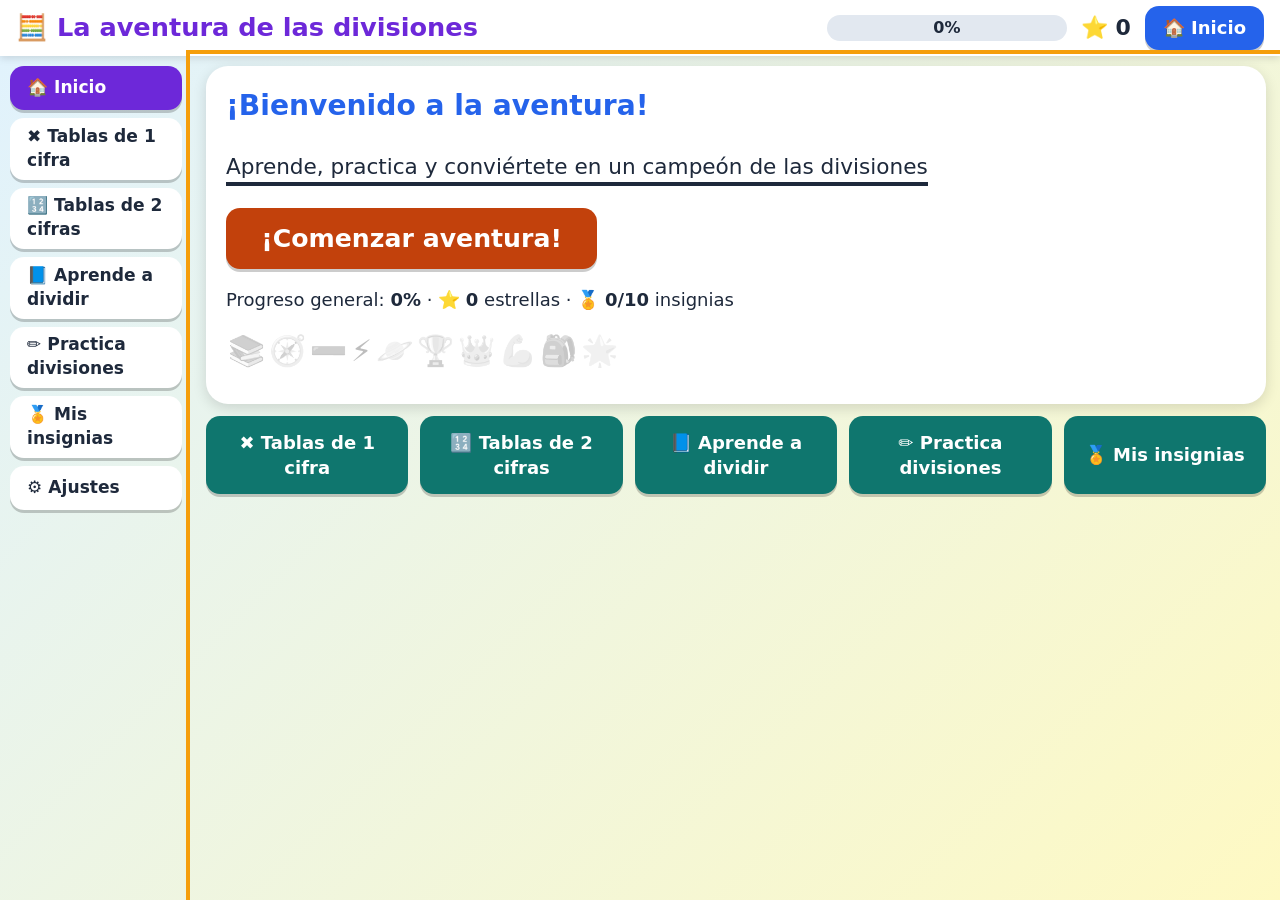
<file: division/index.html>
<!DOCTYPE html>
<html lang="es">
<head>
<meta charset="utf-8">
<meta name="viewport" content="width=device-width, initial-scale=1">
<title>La aventura de las divisiones</title>
<link rel="stylesheet" href="style.css">
</head>
<body>
<!-- Barra superior: nombre, progreso, estrellas, inicio y ajustes -->
<header>
  <h1>🧮 La aventura de las divisiones</h1>
  <div class="prog" role="progressbar" aria-label="Progreso general" aria-valuemin="0" aria-valuemax="100" id="pb">
    <div id="barra"></div><span id="pct">0%</span>
  </div>
  <span id="estr" class="estr" aria-label="Estrellas">⭐ 0</span>
  <button data-a="ir" data-v="inicio">🏠 Inicio</button>
</header>
<!-- Menú lateral (se genera en script.js) -->
<nav id="menu" aria-label="Secciones"></nav>
<!-- Área central: cada sección se dibuja aquí -->
<main id="vista" tabindex="-1"></main>
<!-- Avisos que se cierran con botón (no desaparecen solos) -->
<div id="aviso" hidden></div>
<!-- Diálogo accesible para reiniciar el progreso -->
<dialog id="dlg" aria-labelledby="dt">
  <h2 id="dt">¿Reiniciar el progreso?</h2>
  <p>Se borrarán tus estrellas, insignias y resultados. No se puede deshacer.</p>
  <div class="fila">
    <button data-a="noReset">Cancelar</button>
    <button class="sec" data-a="siReset">Sí, borrar todo</button>
  </div>
</dialog>
<script src="script.js"></script>
</body>
</html>
</file>
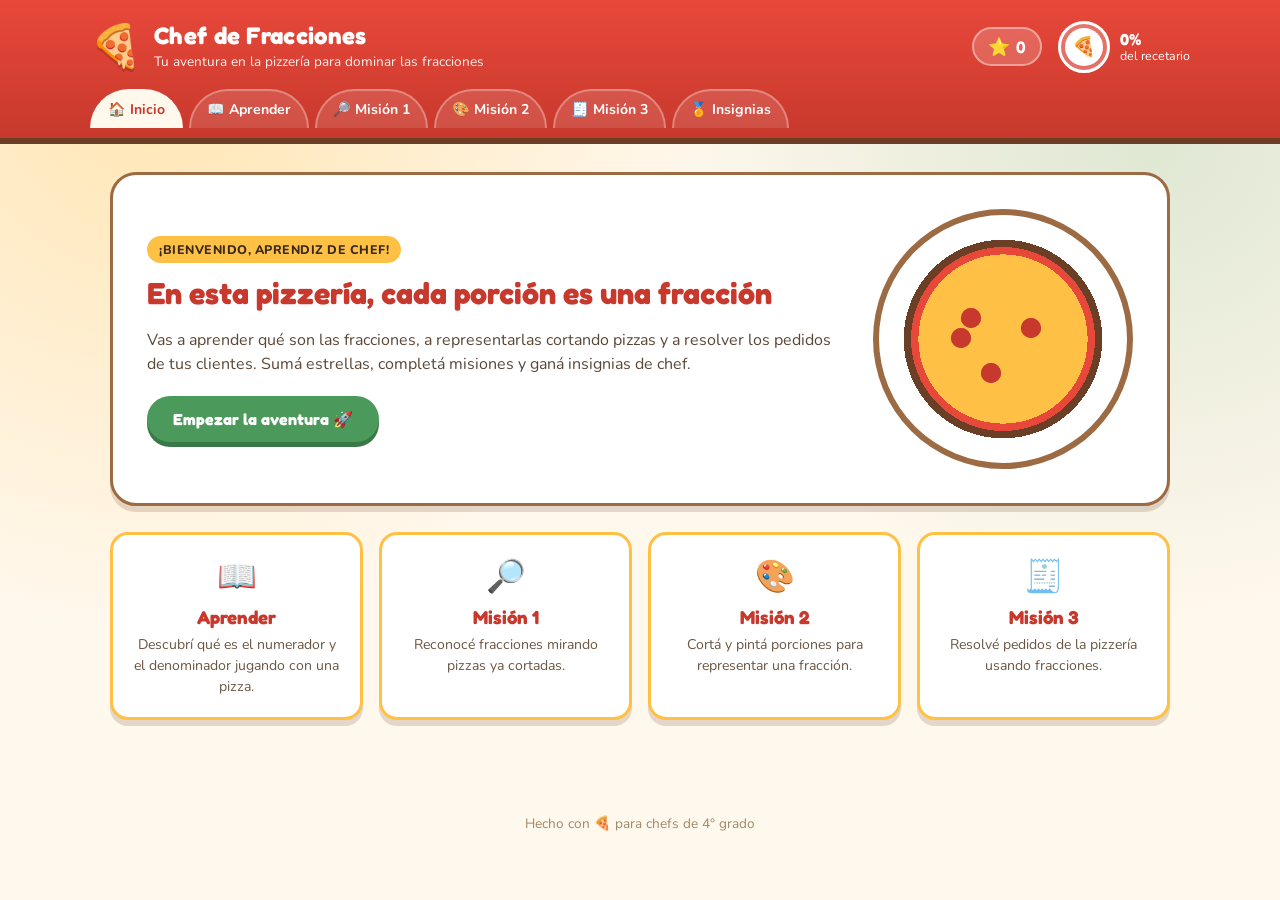
<file: fracciones/index.html>
<!DOCTYPE html>
<html lang="es-AR">
<head>
<meta charset="UTF-8">
<meta name="viewport" content="width=device-width, initial-scale=1.0">
<title>Chef de Fracciones · Aprendé fracciones jugando</title>
<link rel="preconnect" href="https://fonts.googleapis.com">
<link rel="preconnect" href="https://fonts.gstatic.com" crossorigin>
<link href="https://fonts.googleapis.com/css2?family=Fredoka:wght@500;600;700&family=Nunito:wght@400;600;700;800&display=swap" rel="stylesheet">
<link rel="stylesheet" href="style.css">
</head>
<body>

<div id="confettiLayer" class="confetti-layer" aria-hidden="true"></div>

<header class="app-header">
  <div class="header-inner">
    <div class="logo">
      <span class="logo-icon" aria-hidden="true">🍕</span>
      <div class="logo-text">
        <h1>Chef de Fracciones</h1>
        <p>Tu aventura en la pizzería para dominar las fracciones</p>
      </div>
    </div>
    <div class="header-stats">
      <div class="stat-stars" aria-label="Estrellas ganadas">
        <span class="star-icon" aria-hidden="true">⭐</span>
        <span id="starsCount">0</span>
      </div>
      <div class="progress-wrap" title="Tu progreso total">
        <div class="progress-ring" id="progressRing">
          <span id="progressEmoji">🍕</span>
        </div>
        <div class="progress-text">
          <strong id="progressPercent">0%</strong>
          <span>del recetario</span>
        </div>
      </div>
    </div>
  </div>
  <nav class="app-nav" id="appNav" aria-label="Secciones de la app">
    <button class="nav-btn active" data-section="inicio">🏠 Inicio</button>
    <button class="nav-btn" data-section="aprender">📖 Aprender</button>
    <button class="nav-btn" data-section="mision1">🔎 Misión 1</button>
    <button class="nav-btn" data-section="mision2">🎨 Misión 2</button>
    <button class="nav-btn" data-section="mision3">🧾 Misión 3</button>
    <button class="nav-btn" data-section="insignias">🏅 Insignias</button>
  </nav>
</header>

<main id="main">

  <!-- INICIO -->
  <section id="sec-inicio" class="section active">
    <div class="hero">
      <div class="hero-text">
        <span class="eyebrow">¡Bienvenido, aprendiz de chef!</span>
        <h2>En esta pizzería, cada porción es una fracción</h2>
        <p>Vas a aprender qué son las fracciones, a representarlas cortando pizzas y a resolver los pedidos de tus clientes. Sumá estrellas, completá misiones y ganá insignias de chef.</p>
        <button class="btn-primary" id="btnEmpezar">Empezar la aventura 🚀</button>
      </div>
      <div class="hero-art" id="heroArt" aria-hidden="true"></div>
    </div>

    <div class="mission-cards">
      <article class="mission-card">
        <span class="mission-card-icon">📖</span>
        <h3>Aprender</h3>
        <p>Descubrí qué es el numerador y el denominador jugando con una pizza.</p>
      </article>
      <article class="mission-card">
        <span class="mission-card-icon">🔎</span>
        <h3>Misión 1</h3>
        <p>Reconocé fracciones mirando pizzas ya cortadas.</p>
      </article>
      <article class="mission-card">
        <span class="mission-card-icon">🎨</span>
        <h3>Misión 2</h3>
        <p>Cortá y pintá porciones para representar una fracción.</p>
      </article>
      <article class="mission-card">
        <span class="mission-card-icon">🧾</span>
        <h3>Misión 3</h3>
        <p>Resolvé pedidos de la pizzería usando fracciones.</p>
      </article>
    </div>
  </section>

  <!-- APRENDER -->
  <section id="sec-aprender" class="section">
    <h2 class="section-title">📖 ¿Qué es una fracción?</h2>
    <p class="section-intro">Una fracción representa una parte de un todo. Se escribe con dos números separados por una rayita.</p>

    <div class="fraction-explainer">
      <div class="fraction-big" id="fractionBig">
        <span class="frac-num" id="fracNumBig">0</span>
        <span class="frac-line"></span>
        <span class="frac-den" id="fracDenBig">4</span>
      </div>
      <div class="fraction-labels">
        <p><strong>Numerador</strong> (arriba): cuántas porciones tomamos.</p>
        <p><strong>Denominador</strong> (abajo): en cuántas porciones se dividió la pizza entera.</p>
      </div>
    </div>

    <div class="learn-interactive">
      <div class="pizza-stage" id="learnPizzaStage"></div>
      <div class="learn-controls">
        <p class="control-label">¿En cuántas porciones cortamos la pizza?</p>
        <div class="chip-row" id="denChooser">
          <button class="chip" data-den="4">4</button>
          <button class="chip active" data-den="6">6</button>
          <button class="chip" data-den="8">8</button>
        </div>
        <p class="control-label">¿Cuántas porciones te comiste?</p>
        <input type="range" id="numSlider" min="0" max="6" value="0" step="1">
        <p class="learn-readout" id="learnReadout">Te comiste <strong>0</strong> de <strong>6</strong> porciones.</p>
      </div>
    </div>

    <button class="btn-primary" id="btnIrMision1">Ir a la Misión 1 →</button>
  </section>

  <!-- MISION 1 -->
  <section id="sec-mision1" class="section">
    <h2 class="section-title">🔎 Misión 1 · Reconocé la fracción</h2>
    <p class="section-intro">Mirá cada pizza y respondé la pregunta del cliente.</p>
    <div class="mission-progress" id="m1Progress"></div>
    <div id="m1Content" class="mission-content"></div>
  </section>

  <!-- MISION 2 -->
  <section id="sec-mision2" class="section">
    <h2 class="section-title">🎨 Misión 2 · Armá la fracción</h2>
    <p class="section-intro">Tocá las porciones para pintarlas con queso hasta representar la fracción pedida.</p>
    <div class="mission-progress" id="m2Progress"></div>
    <div id="m2Content" class="mission-content"></div>
  </section>

  <!-- MISION 3 -->
  <section id="sec-mision3" class="section">
    <h2 class="section-title">🧾 Misión 3 · Resolvé los pedidos</h2>
    <p class="section-intro">Tus clientes tienen problemas para resolver. ¡Ayudalos usando fracciones!</p>
    <div class="mission-progress" id="m3Progress"></div>
    <div id="m3Content" class="mission-content"></div>
  </section>

  <!-- INSIGNIAS -->
  <section id="sec-insignias" class="section">
    <h2 class="section-title">🏅 Mis insignias de chef</h2>
    <p class="section-intro">Completá las misiones para desbloquear cada insignia.</p>
    <div class="badges-grid" id="badgesGrid"></div>
  </section>

</main>

<footer class="app-footer">
  <p>Hecho con 🍕 para chefs de 4° grado</p>
</footer>

<div id="badgeModal" class="modal hidden" role="dialog" aria-modal="true">
  <div class="modal-card">
    <div class="modal-badge" id="modalBadgeIcon">🏅</div>
    <span class="modal-eyebrow">¡Nueva insignia!</span>
    <h2 id="modalBadgeTitle">Insignia</h2>
    <p id="modalBadgeDesc">Descripción</p>
    <button id="modalCloseBtn" class="btn-primary">¡Genial!</button>
  </div>
</div>

<script src="game.js"></script>
</body>
</html>
</file>
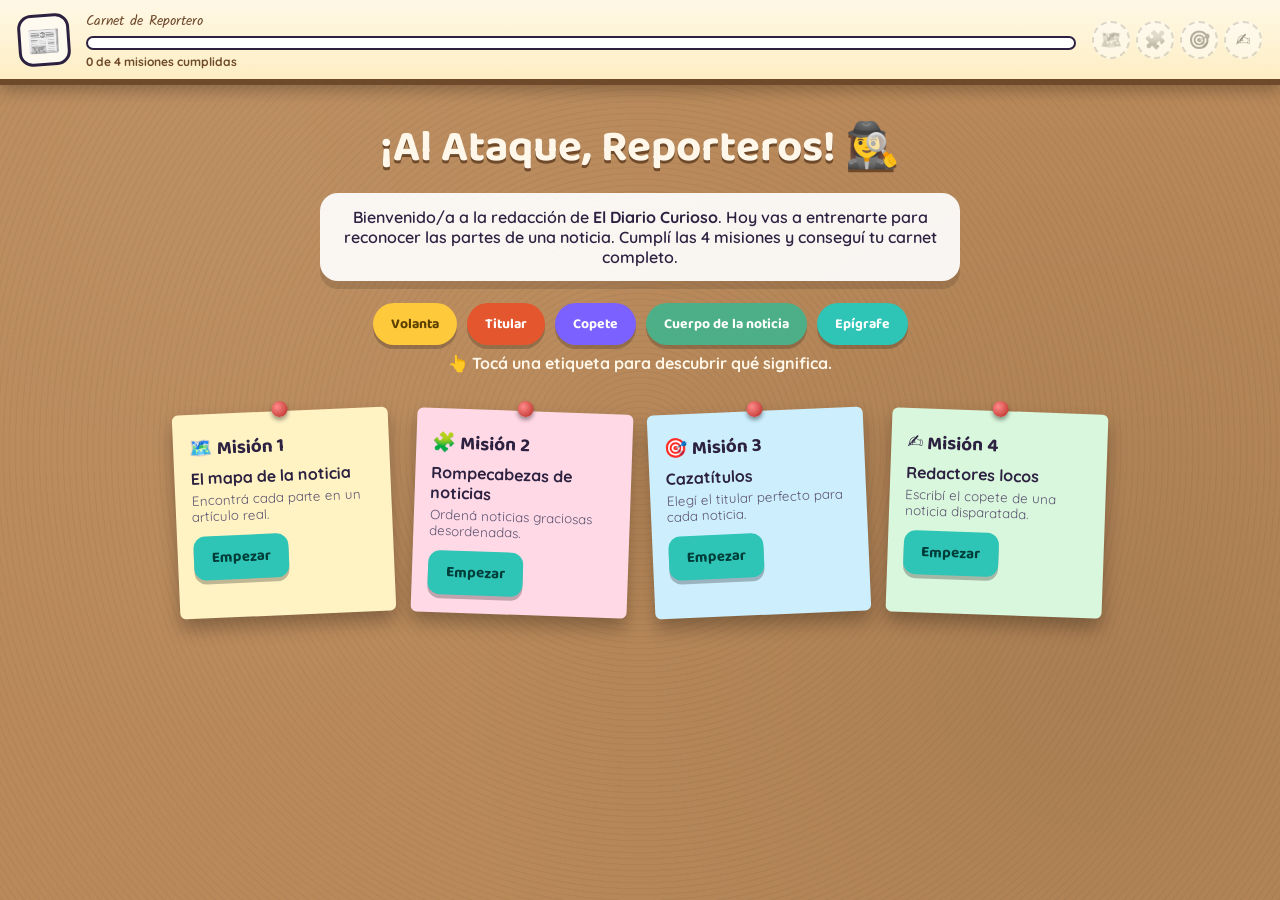
<file: noticia/index.html>
<!DOCTYPE html>
<html lang="es">
<head>
<meta charset="UTF-8">
<meta name="viewport" content="width=device-width, initial-scale=1.0">
<title>¡Al Ataque, Reporteros! · La noticia y sus partes</title>
<link rel="preconnect" href="https://fonts.googleapis.com">
<link href="https://fonts.googleapis.com/css2?family=Baloo+2:wght@500;600;700;800&family=Quicksand:wght@500;600;700&family=Kalam:wght@400;700&display=swap" rel="stylesheet">
<link rel="stylesheet" href="style.css">
</head>
<body>

<!-- ================= CARNET DE REPORTERO (cabecera fija) ================= -->
<header class="carnet" id="carnet">
  <div class="carnet__avatar" aria-hidden="true">📰</div>
  <div class="carnet__info">
    <p class="carnet__titulo">Carnet de Reportero</p>
    <div class="carnet__barra-wrap" role="progressbar" aria-label="Progreso de la redacción" aria-valuemin="0" aria-valuemax="4" id="barraProgreso" aria-valuenow="0">
      <div class="carnet__barra" id="barraFill"></div>
    </div>
    <p class="carnet__submeta" id="carnetTexto">0 de 4 misiones cumplidas</p>
  </div>
  <div class="carnet__sellos" id="sellos">
    <span class="sello" data-mision="mapa" title="Misión: El mapa de la noticia">🗺️</span>
    <span class="sello" data-mision="rompecabezas" title="Misión: Rompecabezas de noticias">🧩</span>
    <span class="sello" data-mision="titular" title="Misión: Cazatítulos">🎯</span>
    <span class="sello" data-mision="copete" title="Misión: Redactores locos">✍️</span>
  </div>
</header>

<main id="app">

  <!-- ================= PANTALLA: INICIO ================= -->
  <section class="screen activa" id="screen-inicio" data-screen="inicio">
    <div class="corcho">
      <h1 class="titulo-principal">¡Al Ataque, Reporteros! <span class="emoji-flotante">🕵️‍♀️</span></h1>
      <p class="bajada-principal">Bienvenido/a a la redacción de <strong>El Diario Curioso</strong>. Hoy vas a entrenarte para reconocer las partes de una noticia. Cumplí las 4 misiones y conseguí tu carnet completo.</p>

      <div class="leyenda" aria-label="Partes de la noticia">
        <button class="chip chip--volanta" data-parte="volanta" type="button">Volanta</button>
        <button class="chip chip--titular" data-parte="titular" type="button">Titular</button>
        <button class="chip chip--copete" data-parte="copete" type="button">Copete</button>
        <button class="chip chip--cuerpo" data-parte="cuerpo" type="button">Cuerpo de la noticia</button>
        <button class="chip chip--epigrafe" data-parte="epigrafe" type="button">Epígrafe</button>
      </div>
      <p class="leyenda__ayuda" id="leyendaTexto">👆 Tocá una etiqueta para descubrir qué significa.</p>

      <div class="notas-mision">
        <article class="nota nota--amarilla" data-target="mapa">
          <span class="nota__pin"></span>
          <h2>🗺️ Misión 1</h2>
          <p>El mapa de la noticia</p>
          <small>Encontrá cada parte en un artículo real.</small>
          <button class="btn btn--jugar" data-ir="mapa">Empezar</button>
        </article>
        <article class="nota nota--rosa" data-target="rompecabezas">
          <span class="nota__pin"></span>
          <h2>🧩 Misión 2</h2>
          <p>Rompecabezas de noticias</p>
          <small>Ordená noticias graciosas desordenadas.</small>
          <button class="btn btn--jugar" data-ir="rompecabezas">Empezar</button>
        </article>
        <article class="nota nota--celeste" data-target="titular">
          <span class="nota__pin"></span>
          <h2>🎯 Misión 3</h2>
          <p>Cazatítulos</p>
          <small>Elegí el titular perfecto para cada noticia.</small>
          <button class="btn btn--jugar" data-ir="titular">Empezar</button>
        </article>
        <article class="nota nota--verde" data-target="copete">
          <span class="nota__pin"></span>
          <h2>✍️ Misión 4</h2>
          <p>Redactores locos</p>
          <small>Escribí el copete de una noticia disparatada.</small>
          <button class="btn btn--jugar" data-ir="copete">Empezar</button>
        </article>
      </div>
    </div>
  </section>

  <!-- ================= MISIÓN 1: MAPA INTERACTIVO ================= -->
  <section class="screen" id="screen-mapa" data-screen="mapa">
    <div class="panel">
      <button class="btn btn--volver" data-volver>← Volver a la redacción</button>
      <h2 class="panel__titulo">🗺️ Misión 1 · El mapa de la noticia</h2>
      <p class="panel__consigna">Tocá una etiqueta del banco y después tocá la parte del artículo donde corresponde. ¡Completá las 5!</p>

      <div class="banco-etiquetas" id="bancoEtiquetas" aria-label="Banco de etiquetas"></div>

      <div class="periodico" id="periodicoMapa">
        <div class="zona-noticia" data-parte="volanta">
          <span class="zona-noticia__resultado" aria-hidden="true"></span>
          <p class="txt-volanta">SORPRESA EN EL BARRIO LAS FLORES</p>
        </div>
        <div class="zona-noticia" data-parte="titular">
          <span class="zona-noticia__resultado" aria-hidden="true"></span>
          <h3 class="txt-titular">¡UN GATO ASTRONAUTA ATERRIZÓ EN LA PLAZA!</h3>
        </div>
        <div class="zona-noticia" data-parte="copete">
          <span class="zona-noticia__resultado" aria-hidden="true"></span>
          <p class="txt-copete">Ayer a las 17 horas, un gato con un diminuto traje espacial cayó en paracaídas justo en el medio de la plaza del barrio, ante la mirada atónita de los vecinos.</p>
        </div>
        <div class="periodico__columnas">
          <div class="zona-noticia zona-noticia--cuerpo" data-parte="cuerpo">
            <span class="zona-noticia__resultado" aria-hidden="true"></span>
            <p class="txt-cuerpo">Testigos aseguran que escucharon un silbido en el cielo antes de ver un punto plateado acercándose. Cuando el paracaídas se abrió, todos vieron a un gato anaranjado con casco de vidrio y botas brillantes.</p>
            <p class="txt-cuerpo">«Primero pensamos que era un juguete, pero cuando maulló, todos gritamos de la sorpresa», contó la vecina Marta Gómez. Los bomberos revisaron el «traje espacial» y descubrieron que era un disfraz hecho con materiales reciclados.</p>
          </div>
          <div class="zona-noticia zona-noticia--imagen" data-parte="epigrafe">
            <span class="zona-noticia__resultado" aria-hidden="true"></span>
            <div class="imagen-simulada">🐱🚀</div>
            <p class="txt-epigrafe">El misterioso gato fue bautizado "Michi Luna" por los chicos del barrio.</p>
          </div>
        </div>
      </div>

      <div class="panel__pie">
        <p id="mapaEstado" class="estado" aria-live="polite">Etiquetas colocadas: 0 / 5</p>
        <button class="btn btn--reintentar" id="mapaReintentar" hidden>Intentar de nuevo</button>
      </div>
    </div>
  </section>

  <!-- ================= MISIÓN 2: ROMPECABEZAS ================= -->
  <section class="screen" id="screen-rompecabezas" data-screen="rompecabezas">
    <div class="panel">
      <button class="btn btn--volver" data-volver>← Volver a la redacción</button>
      <h2 class="panel__titulo">🧩 Misión 2 · Rompecabezas de noticias</h2>
      <p class="panel__consigna">Esta noticia está desordenada. Tocá dos piezas para intercambiarlas de lugar hasta que quede en el orden correcto: <strong>volanta → titular → copete → cuerpo → epígrafe</strong>.</p>

      <p class="ronda-indicador">Noticia <span id="rondaPuzzleActual">1</span> de <span id="rondaPuzzleTotal">2</span></p>
      <ul class="lista-puzzle" id="listaPuzzle" aria-label="Piezas de la noticia desordenadas"></ul>

      <div class="panel__pie">
        <p id="puzzleEstado" class="estado" aria-live="polite"></p>
        <button class="btn btn--jugar" id="puzzleComprobar">Comprobar orden</button>
        <button class="btn btn--reintentar" id="puzzleSiguiente" hidden>Siguiente noticia →</button>
      </div>
    </div>
  </section>

  <!-- ================= MISIÓN 3: CAZATÍTULOS ================= -->
  <section class="screen" id="screen-titular" data-screen="titular">
    <div class="panel">
      <button class="btn btn--volver" data-volver>← Volver a la redacción</button>
      <h2 class="panel__titulo">🎯 Misión 3 · Cazatítulos</h2>
      <p class="panel__consigna">Leé el copete y elegí el titular que le corresponde.</p>

      <p class="ronda-indicador">Noticia <span id="rondaTitularActual">1</span> de <span id="rondaTitularTotal">4</span></p>

      <div class="tarjeta-copete">
        <span class="etiqueta-mini etiqueta-mini--copete">COPETE</span>
        <p id="copeteTexto"></p>
      </div>

      <div class="opciones-titular" id="opcionesTitular" aria-label="Opciones de titular"></div>

      <div class="panel__pie">
        <p id="titularEstado" class="estado" aria-live="polite"></p>
        <button class="btn btn--reintentar" id="titularSiguiente" hidden>Siguiente noticia →</button>
      </div>
    </div>
  </section>

  <!-- ================= MISIÓN 4: REDACTORES LOCOS ================= -->
  <section class="screen" id="screen-copete" data-screen="copete">
    <div class="panel">
      <button class="btn btn--volver" data-volver>← Volver a la redacción</button>
      <h2 class="panel__titulo">✍️ Misión 4 · Redactores locos</h2>
      <p class="panel__consigna">Vas a escribir el copete de las 4 noticias disparatadas. Para cada una, completá <strong>qué</strong> pasó, <strong>quién</strong> es el protagonista, <strong>cuándo</strong> y <strong>dónde</strong> ocurrió. Al publicar, ¡se va a revelar el protagonista de la noticia!</p>

      <p class="ronda-indicador">Noticia <span id="rondaCopeteActual">1</span> de <span id="rondaCopeteTotal">4</span></p>

      <div class="tarjeta-copete tarjeta-copete--elegido">
        <span class="etiqueta-mini etiqueta-mini--titular">TITULAR</span>
        <p id="tituloRondaTexto"></p>
      </div>

      <div class="preguntas-copete">
        <label class="pregunta-copete">
          <span class="pregunta-copete__label">¿Qué pasó?</span>
          <input type="text" id="inputQue" class="input-copete" placeholder="Ej: un pulpo ganó un campeonato de ajedrez">
        </label>
        <label class="pregunta-copete">
          <span class="pregunta-copete__label">¿Quién es el protagonista?</span>
          <input type="text" id="inputQuien" class="input-copete" placeholder="Ej: un pulpo llamado Ocho">
        </label>
        <label class="pregunta-copete">
          <span class="pregunta-copete__label">¿Cuándo ocurrió?</span>
          <input type="text" id="inputCuando" class="input-copete" placeholder="Ej: ayer a la tarde">
        </label>
        <label class="pregunta-copete">
          <span class="pregunta-copete__label">¿Dónde ocurrió?</span>
          <input type="text" id="inputDonde" class="input-copete" placeholder="Ej: en el club del barrio">
        </label>
      </div>

      <button class="btn btn--jugar" id="publicarCopete" disabled>Publicar mi noticia</button>

      <div class="revelacion-personaje" id="revelacionPersonaje" hidden>
        <div class="revelacion-personaje__emoji" id="personajeEmoji" aria-hidden="true"></div>
        <p class="revelacion-personaje__titulo">¡Así quedó tu copete!</p>
        <p class="revelacion-personaje__copete" id="copeteArmado"></p>
      </div>

      <div class="panel__pie">
        <p id="copeteEstado" class="estado" aria-live="polite"></p>
        <button class="btn btn--reintentar" id="copeteSiguiente" hidden>Siguiente noticia →</button>
      </div>
    </div>
  </section>

  <!-- ================= PANTALLA FINAL ================= -->
  <section class="screen" id="screen-final" data-screen="final">
    <div class="corcho corcho--final">
      <div class="certificado">
        <p class="certificado__eyebrow">El Diario Curioso otorga este carnet a</p>
        <h2 class="certificado__nombre" id="certificadoRango">¡Reportero/a Estrella!</h2>
        <div class="certificado__sellos" id="certificadoSellos"></div>
        <p class="certificado__mensaje" id="certificadoMensaje"></p>
        <button class="btn btn--jugar" id="reiniciarTodo">Volver a jugar</button>
      </div>
    </div>
  </section>

</main>

<!-- ================= MODAL DE RECOMPENSA ================= -->
<div class="modal-overlay" id="modalRecompensa" hidden>
  <div class="modal-recompensa" role="alertdialog" aria-live="assertive" aria-label="Recompensa">
    <div class="modal-recompensa__sello" id="modalSelloEmoji">🏅</div>
    <h3 id="modalTitulo">¡Misión cumplida!</h3>
    <p id="modalTexto"></p>
    <button class="btn btn--jugar" id="modalCerrar">Genial, ¡seguir!</button>
  </div>
</div>

<!-- Confeti -->
<canvas id="canvasConfeti" aria-hidden="true"></canvas>

<script src="script.js"></script>
</body>
</html>
</file>
<file: division/style.css>
/* ===== Colores (editar aquí para cambiar la paleta) ===== */
:root{--az:#2563eb;--tu:#0f766e;--co:#c2410c;--vi:#6d28d9;--ve:#15803d;--am:#fbbf24;--tx:#1e293b;--card:#fff}
*{box-sizing:border-box}
html,body{height:100%;margin:0}
body{font:clamp(18px,1.4vw,20px)/1.4 system-ui,Verdana,Arial,sans-serif;color:var(--tx);
  background:linear-gradient(135deg,#e0f2fe,#fef9c3);overflow:hidden;
  display:grid;grid-template-columns:clamp(150px,15vw,200px) 1fr;grid-template-rows:auto 1fr}
header{grid-column:1/-1;display:flex;align-items:center;gap:14px;padding:6px 16px;background:#fff;box-shadow:0 2px 8px #0002}
h1{font-size:clamp(20px,2vw,28px);margin:0;flex:1;color:var(--vi)}
h2{margin:.2em 0;color:var(--az);font-size:clamp(24px,2.2vw,32px)}
.prog{position:relative;width:min(240px,25vw);height:26px;background:#e2e8f0;border-radius:13px;overflow:hidden}
#barra{height:100%;width:0;background:var(--ve);transition:width .5s}
#pct{position:absolute;inset:0;text-align:center;font-weight:700;font-size:16px;line-height:26px}
.estr{font-weight:700;font-size:22px}
button{font:inherit;font-weight:700;padding:.4em 1em;border:0;border-radius:14px;background:var(--az);color:#fff;
  cursor:pointer;min-height:44px;box-shadow:0 3px 0 #0003}
button.sec{background:var(--tu)} button.peq{padding:.3em .8em;background:#e0e7ff;color:var(--tx)}
button.peq.sel{background:var(--vi);color:#fff} button.grande{font-size:1.4em;background:var(--co);padding:.5em 1.4em}
button:disabled{opacity:.5;cursor:not-allowed}
:focus-visible{outline:4px solid #f59e0b;outline-offset:2px}
nav{display:flex;flex-direction:column;gap:8px;padding:10px;overflow:auto}
nav button{text-align:left;background:#fff;color:var(--tx);font-size:.95em}
nav button[aria-current=page]{background:var(--vi);color:#fff}
main{padding:10px 14px;overflow:auto;animation:ent .4s}
.card{background:var(--card);border-radius:22px;padding:14px 20px;box-shadow:0 4px 14px #0002}
.fila{display:flex;flex-wrap:wrap;gap:8px;margin:8px 0;align-items:center}
.rejilla{display:grid;grid-template-columns:repeat(auto-fit,minmax(180px,1fr));gap:12px;margin-top:12px}
.rejilla button{background:var(--tu);padding:14px}
.portada .sub{font-size:1.2em}
.ins{font-size:30px;margin:2px}.off{opacity:.3;filter:grayscale(1)}
.tabla{display:grid;grid-template-columns:repeat(2,1fr);gap:6px;font-size:1.3em}
.tabla div{background:#eef2ff;border-radius:10px;padding:4px 12px}
.preg{font-size:1.8em;font-weight:700;margin:.3em 0}
.ops{display:flex;gap:10px;flex-wrap:wrap}.ops button{font-size:1.4em;min-width:130px}
input,select{font:inherit;font-size:1.3em;padding:.2em .4em;border:3px solid var(--az);border-radius:10px;width:6.5em}
#fb,#hs{min-height:1.6em;margin:.3em 0;font-weight:700}
.ok::before{content:"✅ "}.ok{color:var(--ve)}.mal::before{content:"💬 "}.mal{color:var(--co)}.info::before{content:"ℹ️ "}.info{color:var(--az)}
.est{font-size:.9em}
/* División tradicional: dividendo | divisor, cociente debajo del divisor */
.juego{display:flex;align-items:flex-start;gap:24px;flex-wrap:wrap}
.tdiv{display:grid;grid-template-columns:auto auto;font-size:clamp(30px,3.4vw,46px);font-weight:700;font-variant-numeric:tabular-nums}
.dd{color:var(--az);padding:4px 14px 4px 4px;border-right:5px solid var(--tx);text-align:right}
.dv{color:var(--co);padding:4px 4px 4px 14px;border-bottom:5px solid var(--tx)}
.work{color:var(--tx);text-align:right;padding-right:14px;font-size:.7em;min-width:3em}
.co{color:var(--ve);padding:4px 14px;min-height:1.4em}
.rs{color:var(--vi);font-weight:700;align-self:center}
.lin{white-space:nowrap}.paso{font-size:1.2em;min-height:3em}
.barra{display:flex;height:34px;border-radius:10px;overflow:hidden;background:#e2e8f0;margin:8px 0}
.barra span{background:var(--vi);border-right:3px solid #fff;color:#fff;font-size:14px;text-align:center}
.t-n{color:var(--az)}.t-d{color:var(--co)}.t-q{color:var(--ve)}.t-r{color:var(--vi)}
.sol{max-height:150px;overflow:auto;background:#f8fafc;border-radius:12px;padding:0 12px}
.insb{display:flex;flex-direction:column;align-items:center;background:#fff!important;color:var(--tx);border:3px solid var(--am)}
.insb .ico{font-size:40px}.insb.off{border-color:#cbd5e1}.insb small{font-weight:400}
progress{width:200px;height:18px;vertical-align:middle}
dialog{border:0;border-radius:20px;padding:24px;box-shadow:0 8px 30px #0006}
#aviso{position:fixed;right:16px;bottom:16px;max-width:380px;background:#fff;border:4px solid var(--am);border-radius:16px;padding:8px 14px;box-shadow:0 4px 14px #0004;z-index:9;animation:ent .4s}
#aviso p{margin:4px 0}
@keyframes ent{from{opacity:0;transform:translateY(8px)}to{opacity:1;transform:none}}
@keyframes bote{50%{transform:translateY(-6px)}}
.calmado *,.calmado{animation:none!important;transition:none!important}
@media (prefers-reduced-motion:reduce){*{animation:none!important;transition:none!important}}
@media (max-width:900px){body{grid-template-columns:1fr;grid-template-rows:auto auto 1fr;overflow:auto}
  nav{flex-direction:row;flex-wrap:wrap}aside{display:none}main{overflow:visible}}

/* Arco sobre el grupo de cifras, cifra tapada y multiplicación auxiliar */
.arco{display:inline-block;border-top:4px solid var(--vi);border-radius:50% 50% 0 0/10px 10px 0 0;padding-top:2px}
.cub{opacity:.3}
.exacto .work{font-size:1em;line-height:1.15}
.aux{align-self:flex-start;text-align:right;font-size:1.3em;font-weight:700;border:3px dashed var(--tu);border-radius:12px;padding:4px 12px;font-variant-numeric:tabular-nums}
.sub{display:inline-block;border-bottom:4px solid var(--tx)}
/* Casillas de la división: texto a la derecha para alinear unidades, decenas y centenas */
.co input,.work input,.aux input{font:inherit;padding:0;border:0;border-bottom:3px solid var(--az);background:#eef2ff;text-align:right;font-variant-numeric:tabular-nums;border-radius:4px 4px 0 0}
.co input{width:2ch}.work input{width:5ch}.aux input{width:5ch}
</file>
<file: fracciones/style.css>
/* ===== Tokens ===== */
:root{
  --cream: #FFF8ED;
  --cream-2: #FFEFD5;
  --tomato: #E8483A;
  --tomato-dark: #C7392C;
  --cheese: #FFC145;
  --cheese-dark: #F0A400;
  --basil: #4C9A5B;
  --basil-dark: #397847;
  --crust: #6B3E26;
  --crust-light: #9C6B44;
  --blue: #3C6E71;
  --ink: #3A2A1E;
  --white: #FFFFFF;
  --shadow: 0 6px 0 rgba(107,62,38,0.18);
  --radius-lg: 26px;
  --radius-md: 18px;
  --radius-sm: 12px;
  --font-display: 'Fredoka', system-ui, sans-serif;
  --font-body: 'Nunito', system-ui, sans-serif;
}

*{ box-sizing:border-box; }
html{ scroll-behavior:smooth; }
body{
  margin:0;
  font-family:var(--font-body);
  background:
    radial-gradient(circle at 12% 8%, rgba(255,193,69,0.35), transparent 40%),
    radial-gradient(circle at 90% 15%, rgba(76,154,91,0.18), transparent 35%),
    var(--cream);
  color:var(--ink);
  min-height:100vh;
}
h1,h2,h3{ font-family:var(--font-display); margin:0; }
p{ line-height:1.5; }
button{ font-family:var(--font-body); cursor:pointer; }
:focus-visible{ outline:3px solid var(--blue); outline-offset:3px; }

/* ===== Header ===== */
.app-header{
  background:linear-gradient(180deg, var(--tomato) 0%, var(--tomato-dark) 100%);
  color:var(--white);
  padding:18px 20px 0;
  border-bottom:6px solid var(--crust);
  position:sticky; top:0; z-index:20;
}
.header-inner{
  max-width:1100px; margin:0 auto;
  display:flex; align-items:center; justify-content:space-between;
  flex-wrap:wrap; gap:14px; padding-bottom:14px;
}
.logo{ display:flex; align-items:center; gap:12px; }
.logo-icon{
  font-size:2.6rem;
  filter:drop-shadow(0 3px 0 rgba(0,0,0,0.15));
  animation: bob 3.5s ease-in-out infinite;
}
@keyframes bob{ 0%,100%{transform:translateY(0) rotate(-4deg);} 50%{transform:translateY(-4px) rotate(4deg);} }
.logo-text h1{ font-size:1.5rem; letter-spacing:.3px; }
.logo-text p{ margin:2px 0 0; font-size:.85rem; opacity:.92; }

.header-stats{ display:flex; align-items:center; gap:16px; }
.stat-stars{
  display:flex; align-items:center; gap:6px;
  background:rgba(255,255,255,0.18);
  border:2px solid rgba(255,255,255,0.4);
  padding:7px 14px; border-radius:999px;
  font-family:var(--font-display); font-weight:600; font-size:1.05rem;
}
.star-icon{ font-size:1.1rem; }

.progress-wrap{ display:flex; align-items:center; gap:10px; }
.progress-ring{
  width:52px; height:52px; border-radius:50%;
  background:conic-gradient(var(--cheese) 0deg, rgba(255,255,255,0.25) 0deg);
  display:flex; align-items:center; justify-content:center;
  border:3px solid var(--white);
  transition:background 0.5s ease;
}
.progress-ring span{
  background:var(--white); border-radius:50%;
  width:38px; height:38px; display:flex; align-items:center; justify-content:center;
  font-size:1.2rem;
}
.progress-text{ display:flex; flex-direction:column; line-height:1.15; font-size:.78rem; }
.progress-text strong{ font-family:var(--font-display); font-size:1rem; }

.app-nav{
  max-width:1100px; margin:0 auto;
  display:flex; gap:6px; overflow-x:auto; padding-bottom:10px;
  scrollbar-width:thin;
}
.nav-btn{
  flex:0 0 auto;
  background:rgba(255,255,255,0.12);
  color:var(--white);
  border:2px solid rgba(255,255,255,0.3);
  border-radius:999px 999px 0 0;
  padding:9px 16px;
  font-weight:700; font-size:.88rem;
  border-bottom:none;
  transition:transform .15s ease, background .15s ease;
  white-space:nowrap;
}
.nav-btn:hover{ transform:translateY(-2px); background:rgba(255,255,255,0.22); }
.nav-btn.active{ background:var(--cream); color:var(--tomato-dark); border-color:var(--cream); }

/* ===== Layout ===== */
main{ max-width:1100px; margin:0 auto; padding:28px 20px 60px; }
.section{ display:none; animation:fadeUp .4s ease; }
.section.active{ display:block; }
@keyframes fadeUp{ from{opacity:0; transform:translateY(10px);} to{opacity:1; transform:translateY(0);} }

.section-title{ font-size:1.7rem; margin-bottom:6px; color:var(--tomato-dark); }
.section-intro{ font-size:1.02rem; max-width:640px; margin-bottom:22px; color:#5b4636; }

/* ===== Hero ===== */
.hero{
  display:flex; align-items:center; gap:32px; flex-wrap:wrap;
  background:var(--white);
  border-radius:var(--radius-lg);
  padding:34px;
  box-shadow:var(--shadow);
  border:3px solid var(--crust-light);
  margin-bottom:26px;
}
.hero-text{ flex:1 1 340px; }
.eyebrow{
  display:inline-block; background:var(--cheese); color:var(--ink);
  font-weight:800; font-size:.78rem; letter-spacing:.5px;
  padding:5px 12px; border-radius:999px; margin-bottom:12px;
  text-transform:uppercase;
}
.hero-text h2{ font-size:1.9rem; color:var(--tomato-dark); margin-bottom:12px; line-height:1.2; }
.hero-text p{ color:#5b4636; margin-bottom:20px; }
.hero-art{
  flex:1 1 220px; min-height:220px;
  background:
    radial-gradient(circle at 50% 50%, var(--cheese) 0 46%, var(--tomato) 46% 50%, var(--crust) 50% 54%, transparent 54%);
  border-radius:50%;
  max-width:260px; aspect-ratio:1/1; margin:0 auto;
  position:relative;
  box-shadow: inset 0 0 0 6px var(--crust-light);
  animation: spin-slow 18s linear infinite;
}
.hero-art::before, .hero-art::after{
  content:""; position:absolute; width:20px; height:20px; background:var(--tomato-dark);
  border-radius:50%; top:38%; left:34%; box-shadow: 60px 10px 0 var(--tomato-dark), 20px 55px 0 var(--tomato-dark), -10px 20px 0 var(--tomato-dark);
}
@keyframes spin-slow{ from{transform:rotate(0);} to{transform:rotate(360deg);} }

.btn-primary{
  background:var(--basil); color:var(--white);
  border:none; border-radius:999px;
  padding:13px 26px; font-weight:700; font-size:1rem;
  font-family:var(--font-display);
  box-shadow:0 5px 0 var(--basil-dark);
  transition:transform .12s ease, box-shadow .12s ease;
}
.btn-primary:hover{ transform:translateY(-2px); }
.btn-primary:active{ transform:translateY(3px); box-shadow:0 2px 0 var(--basil-dark); }
.btn-primary:disabled{ opacity:.5; cursor:not-allowed; box-shadow:none; transform:none; }

.btn-secondary{
  background:var(--white); color:var(--tomato-dark);
  border:2px solid var(--tomato); border-radius:999px;
  padding:11px 22px; font-weight:700; font-size:.95rem;
  font-family:var(--font-display);
}
.btn-secondary:hover{ background:var(--cream-2); }

.mission-cards{
  display:grid; grid-template-columns:repeat(auto-fit, minmax(200px,1fr));
  gap:16px;
}
.mission-card{
  background:var(--white); border-radius:var(--radius-md);
  padding:20px; text-align:center; border:3px solid var(--cheese);
  box-shadow:var(--shadow);
  transition:transform .15s ease;
}
.mission-card:hover{ transform:translateY(-4px) rotate(-1deg); }
.mission-card-icon{ font-size:2rem; display:block; margin-bottom:8px; }
.mission-card h3{ color:var(--tomato-dark); margin-bottom:6px; }
.mission-card p{ font-size:.88rem; color:#6b5643; margin:0; }

/* ===== Fraction explainer ===== */
.fraction-explainer{
  display:flex; align-items:center; gap:26px; flex-wrap:wrap;
  background:var(--white); border-radius:var(--radius-lg);
  padding:24px; border:3px solid var(--blue); margin-bottom:22px;
}
.fraction-big{
  display:flex; flex-direction:column; align-items:center;
  font-family:var(--font-display); font-size:3rem; font-weight:700; color:var(--tomato-dark);
  line-height:1;
}
.frac-line{ width:52px; height:5px; background:var(--ink); border-radius:3px; margin:6px 0; }
.fraction-labels p{ margin:6px 0; font-size:.95rem; }
.fraction-labels strong{ color:var(--basil-dark); }

.learn-interactive{
  display:flex; gap:28px; flex-wrap:wrap; align-items:flex-start;
  background:var(--white); border-radius:var(--radius-lg);
  padding:26px; border:3px solid var(--cheese); margin-bottom:24px;
}
.pizza-stage{ flex:0 0 240px; max-width:240px; }
.learn-controls{ flex:1 1 260px; }
.control-label{ font-weight:700; margin:10px 0 8px; color:var(--tomato-dark); }
.chip-row{ display:flex; gap:8px; margin-bottom:6px; }
.chip{
  border:2px solid var(--blue); background:var(--white); color:var(--blue);
  border-radius:999px; padding:8px 16px; font-weight:700;
}
.chip.active, .chip:hover{ background:var(--blue); color:var(--white); }
input[type=range]{
  width:100%; accent-color:var(--tomato); margin:10px 0;
}
.learn-readout{
  background:var(--cream-2); border-radius:var(--radius-sm);
  padding:10px 14px; font-size:.95rem;
}

/* ===== Missions ===== */
.mission-progress{
  display:flex; gap:6px; margin-bottom:20px; flex-wrap:wrap;
}
.mission-progress .dot{
  width:16px; height:16px; border-radius:50%; background:#e7dccb;
  border:2px solid var(--crust-light);
}
.mission-progress .dot.done{ background:var(--basil); border-color:var(--basil-dark); }
.mission-progress .dot.current{ background:var(--cheese); border-color:var(--cheese-dark); }

.mission-content{
  background:var(--white); border-radius:var(--radius-lg);
  padding:28px; border:3px solid var(--crust-light); box-shadow:var(--shadow);
}

.question-block{ display:flex; gap:26px; flex-wrap:wrap; align-items:center; }
.question-visual{ flex:0 0 220px; max-width:220px; }
.question-body{ flex:1 1 280px; }
.question-body h3{ font-size:1.15rem; color:var(--ink); margin-bottom:14px; }

.options-grid{ display:grid; grid-template-columns:repeat(auto-fit,minmax(120px,1fr)); gap:10px; margin-bottom:14px; }
.option-btn{
  background:var(--cream-2); border:2px solid var(--crust-light);
  border-radius:var(--radius-sm); padding:12px; font-weight:800; font-size:1.05rem;
  font-family:var(--font-display); color:var(--ink);
  transition:transform .1s ease;
}
.option-btn:hover{ transform:translateY(-2px); border-color:var(--tomato); }
.option-btn.correct{ background:var(--basil); color:var(--white); border-color:var(--basil-dark); }
.option-btn.wrong{ background:var(--tomato); color:var(--white); border-color:var(--tomato-dark); }
.option-btn:disabled{ cursor:default; }
.option-btn:disabled:not(.correct):not(.wrong){ opacity:.55; }

.feedback{
  border-radius:var(--radius-sm); padding:12px 16px; font-weight:700; margin-bottom:14px;
  display:none;
}
.feedback.show{ display:block; }
.feedback.correct{ background:#e4f4e6; color:var(--basil-dark); border:2px solid var(--basil); }
.feedback.wrong{ background:#fbe6e3; color:var(--tomato-dark); border:2px solid var(--tomato); }

.target-fraction{
  font-family:var(--font-display); font-size:2.2rem; color:var(--tomato-dark);
  display:flex; flex-direction:column; align-items:center; line-height:1;
  background:var(--cheese); width:80px; border-radius:var(--radius-sm); padding:10px 0; margin-bottom:14px;
  border:3px solid var(--cheese-dark);
}
.target-fraction .frac-line{ background:var(--ink); }

.mission-complete{
  text-align:center; padding:20px;
}
.mission-complete .big-emoji{ font-size:3rem; display:block; margin-bottom:10px; }

/* ===== Badges ===== */
.badges-grid{
  display:grid; grid-template-columns:repeat(auto-fit,minmax(200px,1fr)); gap:18px;
}
.badge-card{
  background:var(--white); border-radius:var(--radius-lg); padding:22px; text-align:center;
  border:3px solid var(--crust-light); box-shadow:var(--shadow);
}
.badge-card.locked{ opacity:.5; filter:grayscale(70%); }
.badge-icon{ font-size:2.6rem; display:block; margin-bottom:10px; }
.badge-card h3{ color:var(--tomato-dark); font-size:1.05rem; margin-bottom:6px; }
.badge-card p{ font-size:.85rem; color:#6b5643; margin:0; }
.badge-lock-tag{
  display:inline-block; margin-top:10px; font-size:.75rem; font-weight:800;
  background:var(--crust-light); color:var(--white); padding:3px 10px; border-radius:999px;
}
.badge-unlocked-tag{
  display:inline-block; margin-top:10px; font-size:.75rem; font-weight:800;
  background:var(--basil); color:var(--white); padding:3px 10px; border-radius:999px;
}

/* ===== Pizza SVG ===== */
.pizza-svg{ width:100%; height:auto; display:block; }
.slice{ stroke:var(--crust); stroke-width:2; fill:var(--cream-2); transition:fill .12s ease; }
.slice.filled{ fill:var(--cheese); }
.slice.clickable{ cursor:pointer; }
.slice.clickable:hover{ fill:#ffe6ad; }
.slice.filled.clickable:hover{ fill:var(--cheese-dark); }
.pepperoni{ fill:var(--tomato-dark); }
.crust-ring{ fill:none; stroke:var(--crust); stroke-width:6; }

/* ===== Footer ===== */
.app-footer{ text-align:center; padding:20px; }
.app-footer p{ color:#a08768; font-size:.85rem; }

/* ===== Modal ===== */
.modal{
  position:fixed; inset:0; background:rgba(58,42,30,0.55);
  display:flex; align-items:center; justify-content:center; z-index:50; padding:20px;
}
.modal.hidden{ display:none; }
.modal-card{
  background:var(--white); border-radius:var(--radius-lg); padding:34px;
  text-align:center; max-width:340px; border:4px solid var(--cheese);
  animation: pop .35s cubic-bezier(.34,1.56,.64,1);
}
@keyframes pop{ from{ transform:scale(.7); opacity:0; } to{ transform:scale(1); opacity:1; } }
.modal-badge{ font-size:3.6rem; margin-bottom:6px; }
.modal-eyebrow{
  display:block; font-weight:800; color:var(--tomato); font-size:.8rem;
  text-transform:uppercase; letter-spacing:.5px; margin-bottom:6px;
}
.modal-card h2{ color:var(--tomato-dark); margin-bottom:10px; font-size:1.3rem; }
.modal-card p{ color:#5b4636; margin-bottom:18px; font-size:.92rem; }

/* ===== Confetti ===== */
.confetti-layer{ position:fixed; inset:0; pointer-events:none; z-index:60; overflow:hidden; }
.confetti-piece{
  position:absolute; top:-20px; width:10px; height:14px; opacity:.9;
  animation: fall linear forwards;
}
@keyframes fall{
  to{ transform:translateY(110vh) rotate(540deg); opacity:.4; }
}

/* ===== Responsive ===== */
@media (max-width:640px){
  .logo-text h1{ font-size:1.2rem; }
  .hero-text h2{ font-size:1.5rem; }
  .fraction-big{ font-size:2.2rem; }
  .header-stats{ gap:10px; }
}

@media (prefers-reduced-motion: reduce){
  *{ animation-duration:0.01ms !important; animation-iteration-count:1 !important; transition-duration:0.01ms !important; }
}
</file>
<file: noticia/style.css>
/* =========================================================
   TOKENS
   ========================================================= */
:root{
  --cork: #b9895a;
  --cork-dark: #8a5f36;
  --cork-darker: #6e4a2b;
  --paper: #fffaf0;
  --paper-shadow: #e8ddc4;
  --ink: #2c2140;

  --volanta: #ffc93c;
  --volanta-dark: #c78f00;
  --titular: #e4572e;
  --titular-dark: #a5350f;
  --copete: #7b61ff;
  --copete-dark: #4d34c9;
  --cuerpo: #4caf87;
  --cuerpo-dark: #2c7a58;
  --epigrafe: #2ec4b6;
  --epigrafe-dark: #128a7e;

  --exito: #4caf87;
  --error: #e4572e;

  --font-display: 'Baloo 2', system-ui, sans-serif;
  --font-body: 'Quicksand', system-ui, sans-serif;
  --font-stamp: 'Kalam', cursive;

  --radius: 18px;
  --sombra: 0 8px 0 rgba(0,0,0,.12);
}

*{ box-sizing: border-box; }
html{ scroll-behavior: smooth; }

body{
  margin:0;
  min-height:100vh;
  font-family: var(--font-body);
  color: var(--ink);
  background-color: var(--cork);
  background-image:
    radial-gradient(circle at 15% 20%, rgba(255,255,255,.05) 0, transparent 45%),
    radial-gradient(circle at 85% 75%, rgba(0,0,0,.08) 0, transparent 50%),
    repeating-radial-gradient(circle at 50% 50%, rgba(0,0,0,.035) 0, rgba(0,0,0,.035) 1px, transparent 2px, transparent 6px);
  padding-bottom: 40px;
}

h1,h2,h3{ font-family: var(--font-display); margin: 0; }

button{ font-family: var(--font-body); cursor:pointer; }

@media (prefers-reduced-motion: reduce){
  *{ animation-duration: .001ms !important; transition-duration: .001ms !important; }
}

/* =========================================================
   CARNET DE REPORTERO (header)
   ========================================================= */
.carnet{
  position: sticky;
  top: 0;
  z-index: 30;
  display:flex;
  align-items:center;
  gap:16px;
  background: linear-gradient(180deg, #fff8e6, #fdeec4);
  border-bottom: 6px solid var(--cork-darker);
  padding: 10px 18px;
  box-shadow: 0 6px 14px rgba(0,0,0,.25);
}
.carnet__avatar{
  flex: 0 0 auto;
  width: 52px; height: 52px;
  display:flex; align-items:center; justify-content:center;
  font-size: 28px;
  background: var(--paper);
  border: 3px solid var(--ink);
  border-radius: 14px;
  transform: rotate(-4deg);
}
.carnet__info{ flex: 1 1 auto; min-width: 0; }
.carnet__titulo{
  margin:0 0 4px;
  font-family: var(--font-stamp);
  font-size: 14px;
  color: var(--cork-darker);
}
.carnet__barra-wrap{
  height: 14px;
  background: #fff;
  border: 2px solid var(--ink);
  border-radius: 999px;
  overflow: hidden;
}
.carnet__barra{
  height: 100%;
  width: 0%;
  background: linear-gradient(90deg, var(--epigrafe), var(--cuerpo));
  transition: width .5s ease;
  border-radius: 999px;
}
.carnet__submeta{ margin: 4px 0 0; font-size: 12px; font-weight: 700; color: var(--cork-darker); }
.carnet__sellos{ display:flex; gap:6px; flex: 0 0 auto; }
.sello{
  width: 38px; height: 38px;
  display:flex; align-items:center; justify-content:center;
  border-radius: 50%;
  background: #fff;
  border: 2px dashed #b9b2a2;
  font-size: 18px;
  opacity: .45;
  filter: grayscale(1);
  transition: transform .3s, opacity .3s, filter .3s;
}
.sello.conseguido{
  opacity: 1;
  filter: none;
  border-style: solid;
  border-color: var(--exito);
  background: #eafff4;
  transform: scale(1.12) rotate(-6deg);
}

/* =========================================================
   LAYOUT GENERAL / PANTALLAS
   ========================================================= */
main{ max-width: 980px; margin: 0 auto; padding: 22px 16px 60px; }

.screen{ display:none; }
.screen.activa{ display:block; animation: aparecer .35s ease; }

@keyframes aparecer{
  from{ opacity:0; transform: translateY(8px); }
  to{ opacity:1; transform: translateY(0); }
}

.corcho{ padding: 6px 4px 10px; }

/* =========================================================
   INICIO
   ========================================================= */
.titulo-principal{
  color: #fff8ea;
  text-shadow: 0 3px 0 var(--cork-darker);
  font-size: clamp(28px, 5vw, 44px);
  text-align:center;
  margin-bottom: 10px;
}
.emoji-flotante{ display:inline-block; animation: flotar 2.4s ease-in-out infinite; }
@keyframes flotar{ 0%,100%{ transform: translateY(0);} 50%{ transform: translateY(-8px);} }

.bajada-principal{
  max-width: 640px;
  margin: 0 auto 22px;
  text-align:center;
  background: rgba(255,255,255,.92);
  border-radius: var(--radius);
  padding: 14px 20px;
  font-weight: 600;
  box-shadow: var(--sombra);
}

.leyenda{
  display:flex; flex-wrap: wrap; justify-content:center; gap:10px;
  margin-bottom: 8px;
}
.chip{
  border: none;
  border-radius: 999px;
  padding: 10px 18px;
  font-family: var(--font-display);
  font-weight: 700;
  font-size: 14px;
  color: #fff;
  box-shadow: 0 4px 0 rgba(0,0,0,.2);
  transition: transform .15s;
}
.chip:hover, .chip:focus-visible{ transform: translateY(-3px); }
.chip:active{ transform: translateY(1px); box-shadow: 0 1px 0 rgba(0,0,0,.2); }
.chip--volanta{ background: var(--volanta); color:#5b3f00; }
.chip--titular{ background: var(--titular); }
.chip--copete{ background: var(--copete); }
.chip--cuerpo{ background: var(--cuerpo); }
.chip--epigrafe{ background: var(--epigrafe); }

.leyenda__ayuda{
  text-align:center;
  color:#fff8ea;
  font-weight: 700;
  min-height: 24px;
  margin: 4px 0 28px;
}

.notas-mision{
  display:grid;
  grid-template-columns: repeat(auto-fit, minmax(200px, 1fr));
  gap: 22px;
  padding: 6px;
}
.nota{
  position:relative;
  background: var(--paper);
  border-radius: 6px;
  padding: 20px 16px 18px;
  box-shadow: 0 10px 18px rgba(0,0,0,.28);
  transform: rotate(var(--r, -2deg));
  font-family: var(--font-stamp);
}
.nota:nth-child(odd){ --r: -2.5deg; }
.nota:nth-child(even){ --r: 2deg; }
.nota:hover{ transform: rotate(0deg) translateY(-4px); }
.nota__pin{
  position:absolute; top:-10px; left:50%; transform:translateX(-50%);
  width:16px; height:16px; border-radius:50%;
  background: radial-gradient(circle at 35% 35%, #ff8a8a, #b3261e);
  box-shadow: 0 3px 4px rgba(0,0,0,.4);
}
.nota h2{ font-size: 19px; margin-bottom: 4px; }
.nota p{ font-family: var(--font-body); font-weight: 700; margin: 0 0 4px; }
.nota small{ font-family: var(--font-body); color:#5c5470; display:block; margin-bottom: 12px; }
.nota--amarilla{ background:#fff3c4; }
.nota--rosa{ background:#ffd9e6; }
.nota--celeste{ background:#cdeffd; }
.nota--verde{ background:#d9f7dd; }

.btn{
  font-family: var(--font-display);
  font-weight: 700;
  border: none;
  border-radius: 12px;
  padding: 10px 18px;
  font-size: 15px;
  box-shadow: 0 4px 0 rgba(0,0,0,.25);
  transition: transform .12s, box-shadow .12s;
}
.btn:active{ transform: translateY(3px); box-shadow: 0 1px 0 rgba(0,0,0,.25); }
.btn--jugar{ background: var(--epigrafe); color:#013e3a; }
.btn--jugar:disabled{ background:#cfd6d4; color:#7a7a7a; cursor:not-allowed; box-shadow:none; }
.btn--volver{ background:#fff; color: var(--ink); margin-bottom: 14px; }
.btn--reintentar{ background: var(--volanta); color:#5b3f00; }

/* =========================================================
   PANEL (pantallas de actividades)
   ========================================================= */
.panel{
  background: var(--paper);
  border-radius: 22px;
  padding: 22px clamp(14px, 4vw, 34px) 30px;
  box-shadow: 0 14px 0 rgba(0,0,0,.2);
}
.panel__titulo{ font-size: clamp(22px, 4vw, 30px); margin-bottom: 8px; }
.panel__consigna{ font-weight: 600; margin: 0 0 18px; color:#4a3f66; }
.panel__pie{ margin-top: 20px; display:flex; align-items:center; gap:14px; flex-wrap:wrap; }
.estado{ font-weight: 700; margin:0; }
.ronda-indicador{ font-family: var(--font-stamp); font-size: 15px; margin: -6px 0 14px; color:#5c5470; }

/* =========================================================
   MISIÓN 1: MAPA
   ========================================================= */
.banco-etiquetas{
  display:flex; flex-wrap:wrap; gap:10px; margin-bottom: 22px;
  padding: 14px; border-radius: 14px;
  background: repeating-linear-gradient(135deg, #f1ecdd, #f1ecdd 10px, #ece5d2 10px, #ece5d2 20px);
  border: 2px dashed #cdbfa0;
}
.etiqueta{
  border:none; border-radius: 999px; padding: 10px 16px;
  font-family: var(--font-display); font-weight:700; font-size:14px; color:#fff;
  box-shadow: 0 3px 0 rgba(0,0,0,.25);
}
.etiqueta[data-parte="volanta"]{ background: var(--volanta); color:#5b3f00; }
.etiqueta[data-parte="titular"]{ background: var(--titular); }
.etiqueta[data-parte="copete"]{ background: var(--copete); }
.etiqueta[data-parte="cuerpo"]{ background: var(--cuerpo); }
.etiqueta[data-parte="epigrafe"]{ background: var(--epigrafe); }
.etiqueta.seleccionada{ outline: 3px solid var(--ink); transform: scale(1.08); }
.etiqueta.usada{ opacity: .25; pointer-events:none; }

.periodico{
  background:#fff; border:3px solid var(--ink); border-radius: 14px;
  padding: 18px; display:flex; flex-direction:column; gap:14px;
}
.zona-noticia{
  position:relative;
  border: 3px dashed #d8d2c4;
  border-radius: 10px;
  padding: 12px 14px;
  cursor:pointer;
  transition: background .2s, border-color .2s;
}
.zona-noticia:hover{ background:#faf7ee; }
.zona-noticia__resultado{
  position:absolute; top:-14px; right:10px; font-size: 22px;
}
.zona-noticia.correcta{ border-style:solid; border-color: var(--exito); background:#eafff2; cursor:default; }
.zona-noticia.incorrecta{ animation: shake .4s; }
@keyframes shake{
  0%,100%{ transform: translateX(0); }
  25%{ transform: translateX(-6px); }
  75%{ transform: translateX(6px); }
}
.txt-volanta{ font-weight:800; letter-spacing:.5px; color: var(--volanta-dark); margin:0; font-size:13px; }
.txt-titular{ font-size: clamp(19px,3vw,26px); margin:0; color: var(--titular-dark); line-height:1.15; }
.txt-copete{ font-weight:700; margin:0; }
.periodico__columnas{ display:flex; gap:14px; flex-wrap:wrap; }
.zona-noticia--cuerpo{ flex: 2 1 260px; }
.zona-noticia--cuerpo p{ margin: 0 0 8px; font-size: 14px; line-height:1.5; }
.zona-noticia--imagen{ flex: 1 1 160px; text-align:center; }
.imagen-simulada{
  background: linear-gradient(135deg,#dff2ff,#fef4d8);
  border-radius: 10px; font-size: 42px; padding: 18px 0; margin-bottom:8px;
}
.txt-epigrafe{ font-style: italic; font-size: 13px; color:#555; margin:0; }

/* =========================================================
   MISIÓN 2: ROMPECABEZAS
   ========================================================= */
.lista-puzzle{ list-style:none; margin:0 0 8px; padding:0; display:flex; flex-direction:column; gap:10px; }
.pieza-puzzle{
  border-radius: 12px; padding: 12px 16px; border: 3px solid transparent;
  font-weight:700; cursor:pointer; background:#f4f0e4; transition: transform .15s, border-color .2s;
}
.pieza-puzzle:hover{ transform: translateX(4px); }
.pieza-puzzle.seleccionada{ border-color: var(--ink); box-shadow: 0 0 0 3px rgba(0,0,0,.08); }
.pieza-puzzle.correcta{ border-color: var(--exito); background:#eafff2; cursor:default; }
.pieza-puzzle .etiqueta-mini{ display:inline-block; margin-bottom:4px; }

.pieza-puzzle--epigrafe{ background: #eafbfa; }
.pieza-epigrafe__contenido{ display:flex; align-items:center; gap:14px; margin-top:6px; }
.pieza-epigrafe__foto{
  width: 170px; height: 130px; object-fit: cover; border-radius: 10px;
  border: 3px solid var(--epigrafe-dark); flex: 0 0 auto;
  box-shadow: 0 4px 0 rgba(0,0,0,.15);
}
.pieza-epigrafe__contenido p{ margin:0; font-style: italic; font-size: 14px; }
@media (max-width: 480px){
  .pieza-epigrafe__contenido{ flex-direction: column; align-items:flex-start; }
  .pieza-epigrafe__foto{ width: 100%; height: 220px; }
}

.etiqueta-mini{
  font-family: var(--font-display); font-size: 11px; font-weight:800; color:#fff;
  padding: 3px 10px; border-radius: 999px;
}
.etiqueta-mini--volanta{ background: var(--volanta-dark); }
.etiqueta-mini--titular{ background: var(--titular); }
.etiqueta-mini--copete{ background: var(--copete); }
.etiqueta-mini--cuerpo{ background: var(--cuerpo-dark); }
.etiqueta-mini--epigrafe{ background: var(--epigrafe-dark); }

/* =========================================================
   MISIÓN 3: CAZATÍTULOS
   ========================================================= */
.tarjeta-copete{
  background:#f4f0ff; border:3px solid var(--copete);
  border-radius: 14px; padding: 16px; margin-bottom: 18px;
}
.tarjeta-copete p{ margin: 6px 0 0; font-weight:700; }
.opciones-titular{ display:flex; flex-direction:column; gap:10px; }
.opcion-titular{
  text-align:left; border-radius: 12px; padding: 14px 16px;
  border: 3px solid #e2ddcc; background:#fff; font-weight:700; font-size:15px;
  transition: border-color .15s, transform .1s;
}
.opcion-titular:hover{ border-color: var(--titular); transform: translateY(-2px); }
.opcion-titular.correcta{ border-color: var(--exito); background:#eafff2; }
.opcion-titular.incorrecta{ border-color: var(--error); background:#fff0ec; animation: shake .4s; }
.opcion-titular:disabled{ cursor:default; }

/* =========================================================
   MISIÓN 4: REDACTORES LOCOS
   ========================================================= */
.tarjeta-copete--elegido{ background:#fff6f2; border-color: var(--titular); }

.preguntas-copete{
  display:grid; grid-template-columns: repeat(auto-fit, minmax(220px,1fr));
  gap: 14px; margin-bottom: 20px;
}
.pregunta-copete{ display:flex; flex-direction:column; gap:6px; }
.pregunta-copete__label{ font-weight:700; font-size:14px; }
.input-copete{
  width:100%; border-radius:12px; border:3px solid #e2ddcc; padding: 10px 12px;
  font-family: var(--font-body); font-size:15px; background:#fff;
}
.input-copete:focus-visible{ outline: none; border-color: var(--copete); }
.input-copete:disabled{ background:#f4f2ea; color:#7a7a7a; }

.revelacion-personaje{
  margin-top: 20px; padding: 22px; border-radius: 16px; text-align:center;
  background: linear-gradient(160deg, #fff6f2, #fff3d9);
  border: 3px dashed var(--titular);
}
.revelacion-personaje__emoji{
  font-size: 58px; margin-bottom: 10px;
  animation: popIn .4s cubic-bezier(.34,1.56,.64,1);
}
.revelacion-personaje__titulo{ font-family: var(--font-display); font-weight:700; margin: 0 0 8px; color: var(--titular-dark); }
.revelacion-personaje__copete{ font-weight:600; margin:0; max-width: 480px; margin-inline:auto; }


/* =========================================================
   FINAL / CERTIFICADO
   ========================================================= */
.corcho--final{ display:flex; justify-content:center; padding-top: 30px; }
.certificado{
  background: var(--paper);
  border: 6px double var(--titular);
  border-radius: 20px;
  padding: 34px clamp(16px,5vw,50px);
  text-align:center;
  max-width: 520px;
  box-shadow: 0 16px 0 rgba(0,0,0,.22);
}
.certificado__eyebrow{ font-family: var(--font-stamp); font-size:16px; margin:0 0 6px; }
.certificado__nombre{ font-size: clamp(24px,5vw,34px); color: var(--titular-dark); margin-bottom: 14px; }
.certificado__sellos{ font-size: 34px; margin-bottom: 14px; letter-spacing: 8px; }
.certificado__mensaje{ font-weight:600; margin-bottom: 22px; }

/* =========================================================
   MODAL DE RECOMPENSA
   ========================================================= */
.modal-overlay{
  position:fixed; inset:0; background: rgba(30,20,10,.55);
  display:flex; align-items:center; justify-content:center; z-index: 100; padding: 16px;
}
.modal-overlay[hidden]{ display:none; }
.modal-recompensa{
  background: var(--paper); border-radius: 22px; padding: 30px 26px;
  text-align:center; max-width: 340px; box-shadow: 0 18px 0 rgba(0,0,0,.25);
  animation: popIn .35s cubic-bezier(.34,1.56,.64,1);
}
@keyframes popIn{ from{ transform: scale(.6); opacity:0; } to{ transform: scale(1); opacity:1; } }
.modal-recompensa__sello{ font-size: 60px; margin-bottom: 10px; }
.modal-recompensa h3{ margin-bottom: 8px; color: var(--titular-dark); }
.modal-recompensa p{ font-weight:600; margin-bottom: 20px; }

#canvasConfeti{
  position:fixed; inset:0; pointer-events:none; z-index: 90;
}

/* =========================================================
   RESPONSIVE
   ========================================================= */
@media (max-width: 560px){
  .carnet{ gap:10px; }
  .carnet__avatar{ width:42px; height:42px; font-size:22px; }
  .sello{ width:32px; height:32px; font-size:15px; }
  .periodico__columnas{ flex-direction:column; }
}

/* Accesibilidad: foco visible */
a:focus-visible, button:focus-visible, [tabindex]:focus-visible, input:focus-visible{
  outline: 3px solid #1b7fff;
  outline-offset: 2px;
}
</file>
